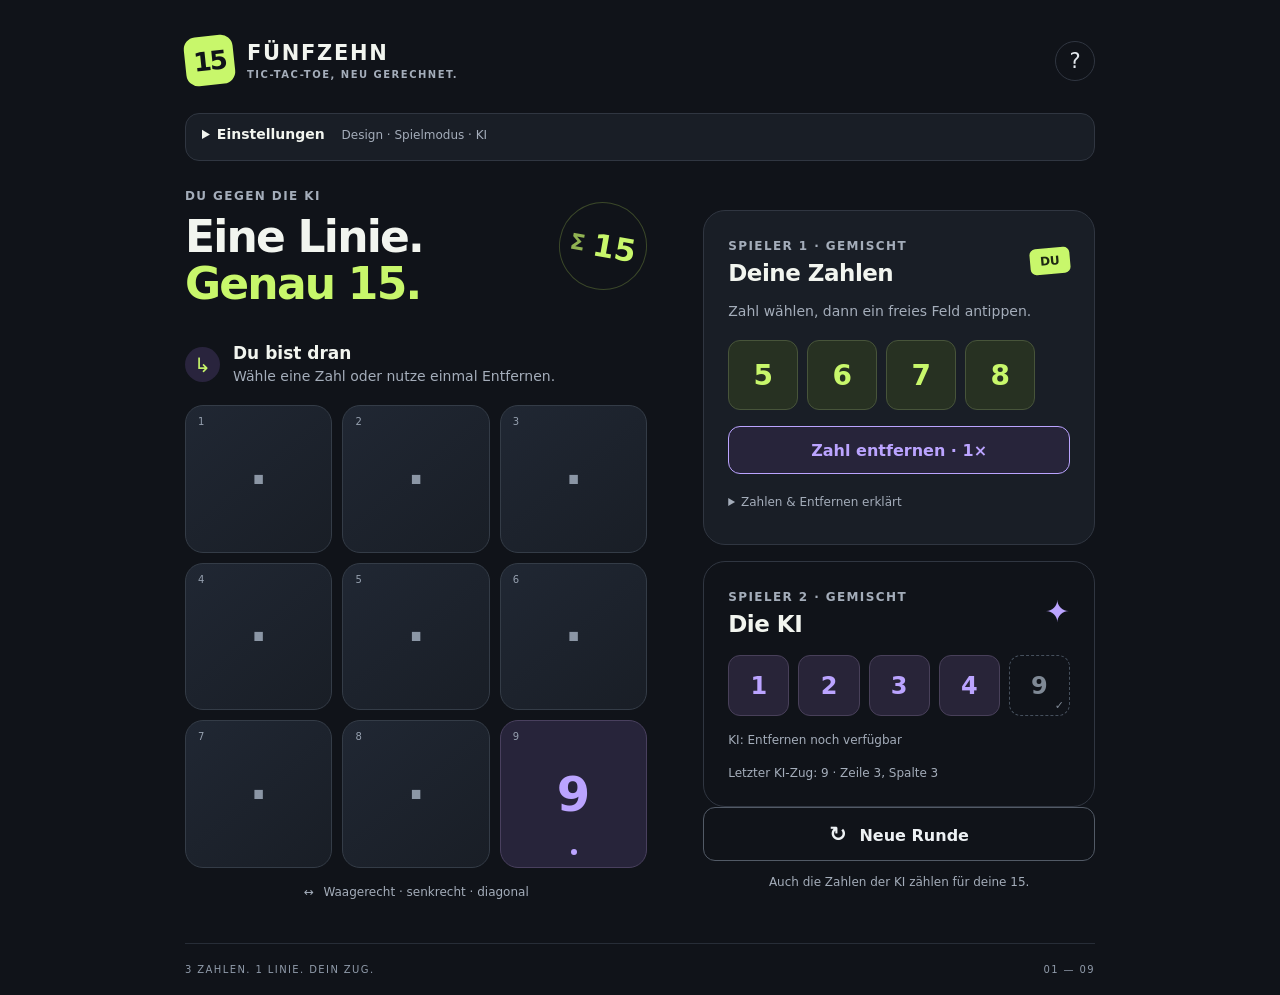
<file: index.html>
<!doctype html>
<html lang="de"><head><meta charset="UTF-8"><meta name="viewport" content="width=device-width,initial-scale=1,viewport-fit=cover"><meta name="theme-color" content="#101319"><meta name="description" content="Drei Zahlen, eine Linie, genau 15. Spiele Zahlen-Tic-Tac-Toe gegen die KI."><title>FÜNFZEHN · Zahlen Tic-Tac-Toe</title><link rel="icon" type="image/svg+xml" href="data:image/svg+xml,%3Csvg xmlns='http://www.w3.org/2000/svg' viewBox='0 0 64 64'%3E%3Crect width='64' height='64' rx='16' fill='%23c8f76b'/%3E%3Ctext x='32' y='44' text-anchor='middle' font-family='Arial' font-weight='bold' font-size='38' fill='%23101319'%3E15%3C/text%3E%3C/svg%3E"><script>try{if(localStorage.getItem("fuenfzehn-theme")==="light")document.documentElement.dataset.theme="light"}catch{}</script><link rel="stylesheet" href="style-mixed.css"><link rel="stylesheet" href="themes.css"><link rel="stylesheet" href="mobile.css?v=2"></head>
<body><main><header><a class="brand" href="./" aria-label="Fünfzehn Startseite"><span class="mark">15</span><span>FÜNFZEHN<span class="subbrand">TIC-TAC-TOE, NEU GERECHNET.</span></span></a><button id="help" class="icon" aria-label="Spielregeln öffnen">?</button></header><details class="settings"><summary>Einstellungen <span>Design · Spielmodus · KI</span></summary><div class="settings-body"><div class="theme-picker"><label for="theme">Design</label><select id="theme"><option value="dark">Dunkel</option><option value="light">Hell &amp; frisch</option></select></div><div class="controls variant"><label for="variant">Zahlenverteilung</label><select id="variant" aria-describedby="variant-note"><option value="mixed" selected>Bunt gemischt</option><option value="classic">Gerade / ungerade</option></select></div><p id="variant-note" class="startnote">Gemischt: Du bekommst 4, die KI 5 Zahlen. Jede neue Runde mischt neu.</p><div class="controls starter"><label for="starter">Wer beginnt?</label><select id="starter" aria-describedby="starter-note"><option value="1" selected>KI beginnt</option><option value="0">Du beginnst</option></select></div><p id="starter-note" class="startnote">Ein Wechsel startet eine neue Runde.</p><div class="controls"><label for="difficulty">KI-Stärke</label><select id="difficulty"><option value="easy">Entspannt</option><option value="medium" selected>Knifflig</option><option value="hard">Stark</option></select></div></div></details>
<div class="layout"><section class="game" aria-label="Spielfeld"><div class="gamehead"><div><span class="eyebrow">DU GEGEN DIE KI</span><h1>Eine Linie.<br><span>Genau 15.</span></h1></div><div class="target"><span>Σ</span> 15</div></div><div class="turn" role="status" aria-live="polite"><span id="turnsymbol" class="turnsymbol">✦</span><div><strong id="status">Die KI beginnt …</strong><span id="hint">Der gewählte Startspieler eröffnet die Runde.</span></div></div><div id="board" class="board" aria-label="Tic-Tac-Toe Spielfeld"></div><div class="boardnote"><span>↔</span> Waagerecht · senkrecht · diagonal</div><div id="result" class="result" hidden></div></section>
<aside><section class="tray yours"><div class="trayhead"><div><span class="eyebrow" id="human-label">SPIELER 1 · GEMISCHT</span><h2>Deine Zahlen</h2></div><span class="badge">DU</span></div><p id="choose">Zahl wählen, dann ein freies Feld antippen.</p><div id="human" class="numbers"></div><button id="remove" class="remove-action" aria-pressed="false" >Zahl entfernen · 1×</button><details class="number-help"><summary>Zahlen &amp; Entfernen erklärt</summary><div class="legend"><span class="legendmark"></span> Verfügbar <span class="usedmark">✓</span> Bereits gesetzt</div><p class="lock-legend">„1 Zug“ = vorübergehend gesperrt</p><p>Entferne einmal eine gegnerische Zahl statt zu setzen. Sie bleibt für den nächsten Zug ihres Besitzers gesperrt.</p></details></section>
<section class="tray opponent"><div class="trayhead"><div><span class="eyebrow" id="ai-label">SPIELER 2 · GEMISCHT</span><h2>Die KI</h2></div><span class="spark">✦</span></div><div id="ai" class="numbers"></div><p id="ai-removal" class="last">KI: Entfernen noch verfügbar</p><p class="last" id="last">Die KI überlegt ihren ersten Zug.</p></section>
<button id="restart" class="restart"><span>↻</span> Neue Runde</button><p class="tip">Auch die Zahlen der KI zählen für deine 15.</p></aside></div><footer><span>3 ZAHLEN. 1 LINIE. DEIN ZUG.</span><span>01 — 09</span></footer></main>
<dialog id="rules"><div class="dialoghead"><h2>So geht Fünfzehn</h2><button class="icon" id="close" aria-label="Spielregeln schließen">×</button></div><ol><li><strong>Wähle die Zahlenverteilung.</strong> Bei „Bunt gemischt“ bekommst du vier zufällige Zahlen, die KI fünf. Beide haben gerade und ungerade Zahlen. Jede Zahl von 1 bis 9 gehört genau einer Seite. Deine Zahlen sind grün, die der KI violett – unabhängig davon, ob sie gerade oder ungerade sind. Eine neue Runde mischt neu. Bei „Gerade / ungerade“ hast du wie bisher 2, 4, 6 und 8, die KI 1, 3, 5, 7 und 9. Über „Wer beginnt?“ entscheidest du, wer den ersten Zug macht.</li><li><strong>Wählen und setzen.</strong> Tippe zuerst auf deine Zahl, dann auf ein freies Feld. Jede Zahl darf nur einmal gleichzeitig auf dem Brett liegen.</li><li><strong>Mach die 15 voll.</strong> Wer mit seinem Zug eine waagerechte, senkrechte oder diagonale Linie aus drei Zahlen mit Summe 15 vervollständigt, gewinnt. Beide Farben zählen!</li><li><strong>Einmal entfernen.</strong> Jede Seite darf einmal pro Runde eine gegnerische Zahl entfernen statt selbst zu setzen. Die entfernte Zahl geht zurück in den Vorrat, bleibt aber für den nächsten Zug ihres Besitzers gesperrt. Erst nach diesem Zug darf sie wieder gesetzt werden. Auch eigenes Entfernen zählt als Zug. Ist weder Setzen noch Entfernen möglich, wird automatisch ausgesetzt und die Sperre aufgehoben. Du kannst die Auswahl vor dem Antippen einer Zahl abbrechen. Eine fertige 15 gewinnt sofort und kann nicht mehr entfernt werden.</li><li><strong>Keine Zahl mehr übrig?</strong> Du darfst noch entfernen, wenn deine Aktion verfügbar ist. Wer weder setzen noch entfernen kann, setzt aus.</li><li><strong>Alles voll, keine 15?</strong> Dann ist die Runde unentschieden.</li></ol><div class="example"><b>2</b><span>+</span><b>9</b><span>+</span><b>4</b><span>=</span><strong>15</strong></div><p>Eine Variante von Numerical Tic-Tac-Toe.</p><a href="https://www.novelgames.com/en/numericaltictactoe/" target="_blank" rel="noopener noreferrer">Mehr über die Spielregeln</a></dialog><script type="module" src="app-mixed.js"></script><script src="theme.js" defer></script></body></html>
</file>
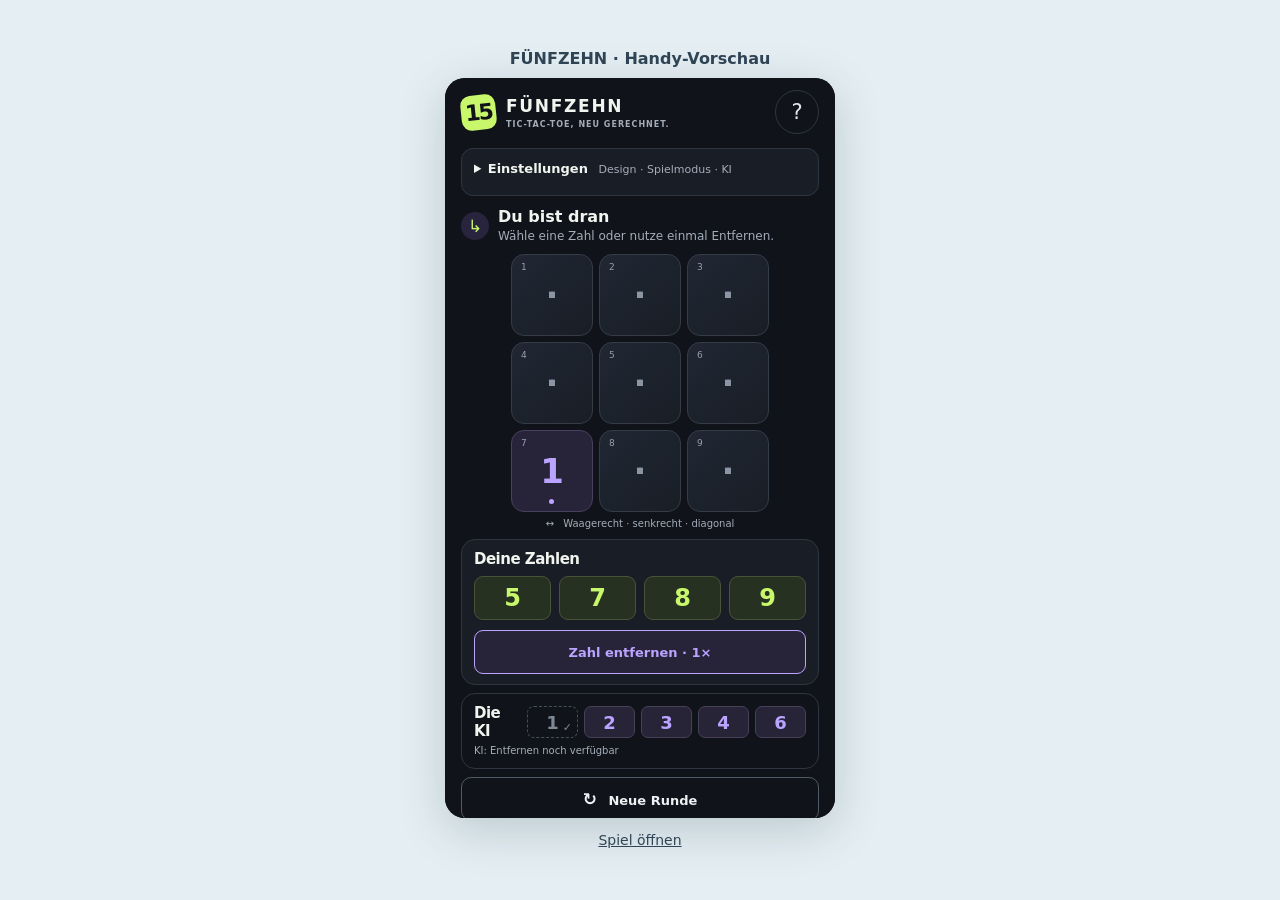
<file: preview-mobile.html>
<!doctype html><html lang="de"><meta charset="utf-8"><meta name="viewport" content="width=device-width,initial-scale=1"><title>Fünfzehn · Handy-Vorschau</title><style>body{margin:0;min-height:100vh;background:#e5eef3;display:grid;place-content:center;font:14px system-ui;color:#304555}h1{font-size:16px;text-align:center}iframe{width:390px;max-width:100vw;height:740px;border:0;border-radius:20px;background:#101319;box-shadow:0 12px 48px #17354433}a{display:block;text-align:center;margin:14px;color:inherit}</style><h1>FÜNFZEHN · Handy-Vorschau</h1><iframe src="./?layout=compact2" title="Spiel im Handyformat"></iframe><a href="./">Spiel öffnen</a></html>
</file>
<file: style-mixed.css>
:root{color-scheme:dark;--bg:#101319;--panel:#191e26;--muted:#a4adba;--lime:#c8f76b;--purple:#bba4ff;--border:#303641}*{box-sizing:border-box}body{margin:0;background:var(--bg);color:#f2f5ef;font-family:Inter,ui-sans-serif,system-ui,-apple-system,BlinkMacSystemFont,"Segoe UI",sans-serif;font-size:16px;-webkit-tap-highlight-color:transparent}button,select{font:inherit}button,a,select{touch-action:manipulation}button{cursor:pointer}button:focus-visible,a:focus-visible,select:focus-visible{outline:3px solid white;outline-offset:4px}main{max-width:990px;padding:36px 40px 20px;margin:auto}header{display:flex;align-items:center;justify-content:space-between;margin-bottom:48px}.brand{display:flex;gap:13px;align-items:center;color:inherit;text-decoration:none;font-weight:850;font-size:21px;letter-spacing:1.7px}.mark{display:grid;place-items:center;background:var(--lime);color:var(--bg);font-size:26px;letter-spacing:-2px;border-radius:12px;width:49px;height:49px;transform:rotate(-6deg)}.subbrand{display:block;font-size:10px;letter-spacing:1.5px;color:var(--muted);margin-top:4px}.icon{width:40px;height:40px;border:1px solid var(--border);border-radius:50%;background:transparent;color:#e2e7ec;font-size:21px}.layout{display:grid;grid-template-columns:1.18fr 1fr;gap:56px}.gamehead{display:flex;align-items:center;justify-content:space-between;margin-bottom:23px}.eyebrow{font-size:12px;letter-spacing:1.4px;font-weight:700;color:var(--muted)}h1{font-size:44px;letter-spacing:-1.8px;line-height:1.06;margin:10px 0 0}h1 span{color:var(--lime)}.target{font-size:31px;color:var(--lime);font-weight:700;border:1px solid #3b4829;border-radius:100%;width:88px;height:88px;display:flex;align-items:center;justify-content:center;gap:8px;transform:rotate(10deg)}.target span{font-size:22px;opacity:.7}.turn{display:flex;gap:13px;align-items:center;min-height:75px;padding:12px 0 18px}.turnsymbol{width:35px;height:35px;display:grid;place-items:center;border-radius:50%;background:#29243d;color:var(--purple);font-size:20px;flex-shrink:0}.turn strong{font-size:17px}.turn #hint{display:block;font-size:14px;color:var(--muted);margin-top:4px;line-height:1.4}.board{display:grid;grid-template-columns:repeat(3,1fr);gap:10px}.cell{aspect-ratio:1;border:1px solid #343c47;border-radius:18px;background:linear-gradient(140deg,#202733,#191e26);color:#8b96a5;position:relative;font-size:clamp(32px,5vw,48px);font-weight:750;transition:background .15s,transform .15s,border-color .15s}.cell:not(:disabled):hover{border-color:var(--lime);background:#283126}.cell:not(:disabled):active{transform:scale(.95)}.cell:disabled{cursor:default}.cell.even{color:var(--lime);background:#232d20;border-color:#485634}.cell.odd{color:var(--purple);background:#27243a;border-color:#49405e}.cell .position{position:absolute;font-size:10px;color:#96a0af;left:12px;top:10px;font-weight:500}.cell.win{border:2px solid var(--lime);box-shadow:0 0 23px #c8f71816}.cell.latest:after{content:"";position:absolute;bottom:12px;left:calc(50% - 3px);width:6px;height:6px;background:currentColor;border-radius:50%}.boardnote{color:var(--muted);font-size:12px;text-align:center;margin-top:17px}.boardnote span{margin-right:6px}aside{padding-top:9px}.tray{border:1px solid var(--border);border-radius:22px;padding:24px;background:var(--panel)}.trayhead{display:flex;justify-content:space-between;align-items:center}h2{font-size:23px;letter-spacing:-.5px;margin:6px 0 0}.badge{background:var(--lime);color:#1e2813;border-radius:6px;font-size:12px;font-weight:850;padding:6px 10px;transform:rotate(-5deg)}.tray p{color:var(--muted);font-size:14px;line-height:1.5;margin:15px 0}.numbers{display:flex;gap:9px;margin-top:18px}.number{flex:1;min-width:0;aspect-ratio:1;max-width:70px;display:grid;place-items:center;position:relative;border:1px solid #47543a;border-radius:12px;background:#273122;color:var(--lime);font-size:28px;font-weight:700}.number.selected{background:var(--lime);color:#141d0b;box-shadow:0 0 0 3px var(--panel),0 0 0 5px #8aab4e}.number.used{color:#7f8995;background:transparent;border:1px dashed #46505d;cursor:default}.number.used:after{content:"✓";font-size:11px;position:absolute;bottom:3px;right:5px}.legend{font-size:12px;color:var(--muted);display:flex;gap:7px;align-items:center;margin-top:20px}.legendmark{width:8px;height:8px;border-radius:2px;background:var(--lime)}.usedmark{margin-left:10px}.opponent{margin-top:16px;background:transparent}.opponent .number{color:var(--purple);background:#282438;border-color:#484059;font-size:24px}.opponent .number.used{color:#7f8995;background:transparent;border:1px dashed #46505d}.spark{color:var(--purple);font-size:30px}.opponent .last{margin-bottom:0;font-size:12px}.controls{display:flex;justify-content:space-between;gap:12px;align-items:center;margin:22px 2px 15px;font-size:14px;color:var(--muted)}select{background:#20262f;color:#f4f5f3;border:1px solid var(--border);border-radius:9px;padding:10px 30px 10px 12px;font-size:14px}.restart{width:100%;padding:14px;border:1px solid #525a66;border-radius:12px;background:transparent;color:#edf1f4;font-weight:650}.restart:hover{background:#242c36}.restart span{font-size:21px;margin-right:7px}.tip{text-align:center;color:var(--muted);font-size:12px;line-height:1.5}footer{border-top:1px solid #272d37;margin-top:40px;padding-top:20px;display:flex;justify-content:space-between;font-size:10px;letter-spacing:1.4px;color:#909baa}.result{padding:16px;text-align:center;background:#232e20;border:1px solid #546940;border-radius:13px;margin-top:18px;color:var(--lime);font-weight:650}dialog{width:min(480px,calc(100% - 30px));background:var(--panel);color:#f3f5f1;border:1px solid var(--border);border-radius:22px;padding:25px;max-height:90dvh}dialog::backdrop{background:#000b;backdrop-filter:blur(5px)}.dialoghead{display:flex;align-items:center;justify-content:space-between;gap:12px}.dialoghead h2{margin:0}dialog ol{padding-left:23px;line-height:1.6}dialog li{padding:7px 0 7px 4px;color:#b9c1cd}dialog strong{color:#f1f3ef}dialog p,dialog a{font-size:14px;color:var(--muted)}dialog a{color:var(--lime)}.example{display:flex;align-items:center;justify-content:space-between;padding:18px 12px;border-radius:12px;background:#101319}.example b{color:var(--lime);font-size:25px}.example b:nth-of-type(2){color:var(--purple)}.example strong{color:var(--lime);font-size:28px}@media(max-width:700px){main{max-width:460px;padding:20px 20px max(18px,env(safe-area-inset-bottom))}header{margin-bottom:25px}.brand{font-size:19px}.mark{width:42px;height:42px;font-size:25px}.subbrand{font-size:9px}.layout{display:flex;flex-direction:column;gap:22px}.gamehead{margin-bottom:5px}h1{font-size:35px}.target{width:70px;height:70px;font-size:27px}.eyebrow{font-size:10px}.turn{min-height:72px;padding-bottom:13px}.turn #hint{font-size:13px}.board{gap:8px}.cell{border-radius:15px;font-size:40px}.boardnote{margin-top:12px;font-size:11px}aside{padding-top:0}.tray{padding:18px;border-radius:18px}.tray h2{font-size:21px}.tray p{margin:9px 0;font-size:13px}.numbers{margin-top:15px;gap:12px}.number{max-width:none;aspect-ratio:auto;height:53px;font-size:27px}.legend{margin-top:15px}.opponent{margin-top:12px}.opponent .number{height:43px}.opponent .numbers{gap:9px}.opponent h2{font-size:19px}.opponent .last{margin-top:12px}.controls{margin-top:17px}footer{margin-top:25px;font-size:9px}.tip{font-size:12px}.cell .position{font-size:10px}}@media(prefers-reduced-motion:reduce){*{transition:none!important}}@media(min-width:701px){aside{padding-top:25px}}

.controls.starter{margin:18px 0 5px}.startnote{font-size:12px;color:var(--muted);margin:0 0 6px}


.remove-action{width:100%;min-height:48px;margin-top:16px;padding:12px;border:1px solid var(--purple);border-radius:12px;background:#27243a;color:var(--purple);font-weight:650}.remove-action[aria-pressed="true"]{background:var(--purple);color:#101319}.remove-action:disabled{opacity:.5;cursor:default}.remove-note{font-size:14px;color:var(--muted);line-height:1.4;margin:8px 0}.cell.removable{border:2px dashed var(--purple);cursor:pointer}.cell.removable:not(:disabled):hover{border-color:white;background:#3a3153}

.number.blocked,.opponent .number.blocked{color:#e7b878;background:repeating-linear-gradient(135deg,#30281f,#30281f 6px,#211e1a 6px,#211e1a 12px);border:1px dashed #e7b878;cursor:not-allowed;padding-bottom:14px}.number.blocked:after{content:"1 Zug";position:absolute;bottom:2px;font-size:12px;font-weight:600}.tray .lock-legend{font-size:12px;margin:8px 0 0;color:#e7b878}

.controls.variant{margin:18px 0 5px}.controls.variant select{max-width:62%}
</file>
<file: themes.css>
.theme-picker{display:flex;align-items:center;justify-content:flex-end;gap:12px;margin:-24px 0 26px;color:var(--muted);font-size:14px}
.theme-picker select{min-height:44px}
:root[data-theme="light"]{color-scheme:light;--bg:#f4fafc;--panel:#ffffff;--muted:#516779;--lime:#007b6d;--purple:#7141c6;--border:#cedee5}
[data-theme="light"] body{color:#183344;background:radial-gradient(ellipse at 0 0,#d3faf0 0,transparent 52%),radial-gradient(ellipse at 100% 0,#e0ebff 0,transparent 55%),var(--bg);background-attachment:fixed}
[data-theme="light"] .mark{background:linear-gradient(135deg,#46e1b2,#39cce2);color:#123c40;box-shadow:0 5px 16px #12797820}
[data-theme="light"] .icon{background:white;color:#314f61}
[data-theme="light"] .target{background:#d9faf0;border-color:#91dbc7;color:#006f63;box-shadow:0 8px 24px #1aa78a12}
[data-theme="light"] .turnsymbol{background:#eee5ff}
[data-theme="light"] .cell{background:linear-gradient(145deg,#fff,#eef6fa);border-color:#c4d8e2;color:#637c8b;box-shadow:0 4px 12px #32546d0a}
[data-theme="light"] .cell:not(:disabled):hover{background:#dcf8ee;border-color:#007b6d}
[data-theme="light"] .cell.even{background:#d6f7ec;border-color:#79cfb8;color:#006e61}
[data-theme="light"] .cell.odd{background:#ede2ff;border-color:#bca0ea;color:#6839b7}
[data-theme="light"] .cell .position{color:#536c7e}
[data-theme="light"] .cell.win{border:2px solid #007b6d;box-shadow:0 0 0 3px #47d5af40,0 6px 18px #0a8e7620}
[data-theme="light"] .tray{box-shadow:0 10px 32px #2e6c8710}
[data-theme="light"] .opponent{background:#ffffffd9}
[data-theme="light"] .badge{background:#45deb4;color:#123f39}
[data-theme="light"] .number{background:#d6f7ec;border-color:#79cfb8;color:#006e61}
[data-theme="light"] .number.selected{background:#007b6d;color:#fff;box-shadow:0 0 0 3px #fff,0 0 0 5px #007b6d}
[data-theme="light"] .opponent .number{background:#ede2ff;border-color:#bca0ea;color:#6839b7}
[data-theme="light"] .number.used,[data-theme="light"] .opponent .number.used{background:#f1f5f8;color:#667a89;border:1px dashed #9aafbc}
[data-theme="light"] select{background:white;color:#233e50;border-color:#b7cdd8}
[data-theme="light"] .restart{background:#fff;border-color:#a8c2cf;color:#244457;box-shadow:0 4px 12px #32546d08}
[data-theme="light"] .restart:hover{background:#e8f8f5;border-color:#007b6d}
[data-theme="light"] footer{border-color:#cedee5;color:#516779}
[data-theme="light"] .result{background:#d6f7ec;border-color:#79cfb8;color:#006e61}
[data-theme="light"] dialog{background:#fff;color:#183344;box-shadow:0 24px 90px #163e4f33}
[data-theme="light"] dialog::backdrop{background:#16334466}
[data-theme="light"] dialog li{color:#425c6e}
[data-theme="light"] dialog strong{color:#183344}
[data-theme="light"] .example{background:#eff8f8}
[data-theme="light"] .example strong{color:#007b6d}
[data-theme="light"] .remove-action{background:#f0e8ff;border-color:#bca0ea;color:#6839b7}
[data-theme="light"] .remove-action[aria-pressed="true"]{background:#7141c6;color:#fff}
[data-theme="light"] .remove-action:disabled{opacity:1;background:#edf1f5;color:#6c7f8d;border-color:#c7d4dd}
[data-theme="light"] .cell.removable{border:2px dashed #7141c6}
[data-theme="light"] .cell.removable:not(:disabled):hover{background:#e1cffc;border-color:#592ca6}
[data-theme="light"] .number.blocked,[data-theme="light"] .opponent .number.blocked{color:#86500c;background:repeating-linear-gradient(135deg,#fff3db,#fff3db 6px,#ffe9bd 6px,#ffe9bd 12px);border:1px dashed #aa741f}
[data-theme="light"] .tray .lock-legend{color:#86500c}
[data-theme="light"] button:focus-visible,[data-theme="light"] a:focus-visible,[data-theme="light"] select:focus-visible{outline-color:#254fc6}
@media(max-width:700px){.theme-picker{margin:-7px 0 22px;justify-content:space-between}.theme-picker select{min-width:155px}}
</file>
<file: mobile.css>
/* Compact controls, with one shared set of accessible inputs. */
.settings{border:1px solid var(--border);border-radius:14px;background:var(--panel);margin:-20px 0 24px}
.settings>summary{min-height:46px;padding:12px 16px;cursor:pointer;font-size:14px;font-weight:650}
.settings>summary span{font-size:12px;color:var(--muted);font-weight:400;margin-left:12px}
.settings-body{padding:0 16px 12px;display:grid;grid-template-columns:1fr 1fr;gap:4px 24px}
.settings .theme-picker,.settings .controls{margin:10px 0;justify-content:space-between}
.settings .theme-picker{grid-column:1/-1}
.settings .startnote{grid-column:2}
.settings .controls select{max-width:65%;min-height:44px}
.settings .controls.variant{grid-column:1;grid-row:2}
.settings #variant-note{grid-row:2;align-self:center}
.settings .controls.starter{grid-column:1;grid-row:3}
.settings #starter-note{grid-row:3;align-self:center}
.number-help{margin-top:14px;font-size:12px;color:var(--muted)}
.number-help summary{cursor:pointer;min-height:32px;padding:7px 0}
.number-help .legend{margin-top:8px;flex-wrap:wrap}
.number-help p{font-size:12px}
summary:focus-visible{outline:3px solid var(--lime);outline-offset:3px}
@media(max-width:700px){
 main{max-width:460px;padding:12px 16px max(14px,env(safe-area-inset-bottom))}
 header{margin-bottom:14px}
 .brand{font-size:17px;gap:10px}
 .mark{width:35px;height:35px;font-size:22px;border-radius:10px}
 .subbrand{font-size:8px;letter-spacing:1px}
 .icon{min-width:44px;min-height:44px}
 .settings{margin:0 0 10px;border-radius:12px}
 .settings>summary{padding:12px;font-size:13px}
 .settings>summary span{font-size:11px;margin-left:6px}
 .settings-body{display:block;padding:0 12px 12px}
 .settings .theme-picker{margin:8px 0}
 .settings .startnote{font-size:11px;line-height:1.4;margin-bottom:12px}
 .layout{gap:10px}
 .gamehead{display:none}
 .turn{min-height:52px;padding:0 0 8px;gap:9px}
 .turnsymbol{width:28px;height:28px;font-size:17px}
 .turn strong{font-size:16px}
 .turn #hint{font-size:12px;margin-top:2px;line-height:1.35}
 .board{width:min(100%,300px);margin:auto;gap:6px}
 .cell{font-size:34px;border-radius:13px}
 .cell .position{left:9px;top:7px;font-size:9px}
 .cell.latest:after{bottom:7px;width:5px;height:5px}
 .boardnote{font-size:10px;margin-top:6px}
 .result{padding:8px;margin-top:8px;font-size:14px}
 aside{display:flex;flex-direction:column;gap:8px}
 .tray{padding:10px 12px;border-radius:14px}
 .trayhead .eyebrow,.badge,.spark{display:none}
 .tray h2{font-size:15px;margin:0}
 .tray p#choose{font-size:11px;margin:5px 0;line-height:1.3}
 .numbers{gap:8px;margin-top:8px}
 .number{height:44px;font-size:24px;border-radius:9px}
 .number.selected{box-shadow:0 0 0 2px var(--panel),0 0 0 4px var(--lime)}
 .remove-action{margin-top:10px;padding:8px;min-height:44px;font-size:13px;border-radius:9px}
 .number-help{margin-top:2px}
 .number-help summary{font-size:11px;min-height:28px;padding:7px 0 3px}
 .number-help .legend{font-size:11px}
 .opponent{margin:0;display:grid;grid-template-columns:45px 1fr;gap:4px 8px;align-items:center}
 .opponent .numbers{margin:0;gap:6px}
 .opponent .number{height:32px;font-size:18px;border-radius:7px}
 .opponent .number.blocked{height:40px;padding-bottom:13px}
 .opponent .number.blocked:after{font-size:10px}
 .opponent .last{grid-column:1/-1;margin:0;font-size:10px;line-height:1.35}
 .opponent #last{margin:0}
 .restart{padding:8px;min-height:44px;font-size:13px;border-radius:10px}
 .restart span{font-size:17px}
 .tip{font-size:10px;margin:0}
 footer{display:none}
}
@media(max-width:700px) and (max-height:750px){
 .board{max-width:258px}
 .turn{min-height:48px}
}

@media(max-width:700px){
 .yours #choose,.yours .number-help{display:none}
 .opponent #last,.tip{display:none}
}
</file>
